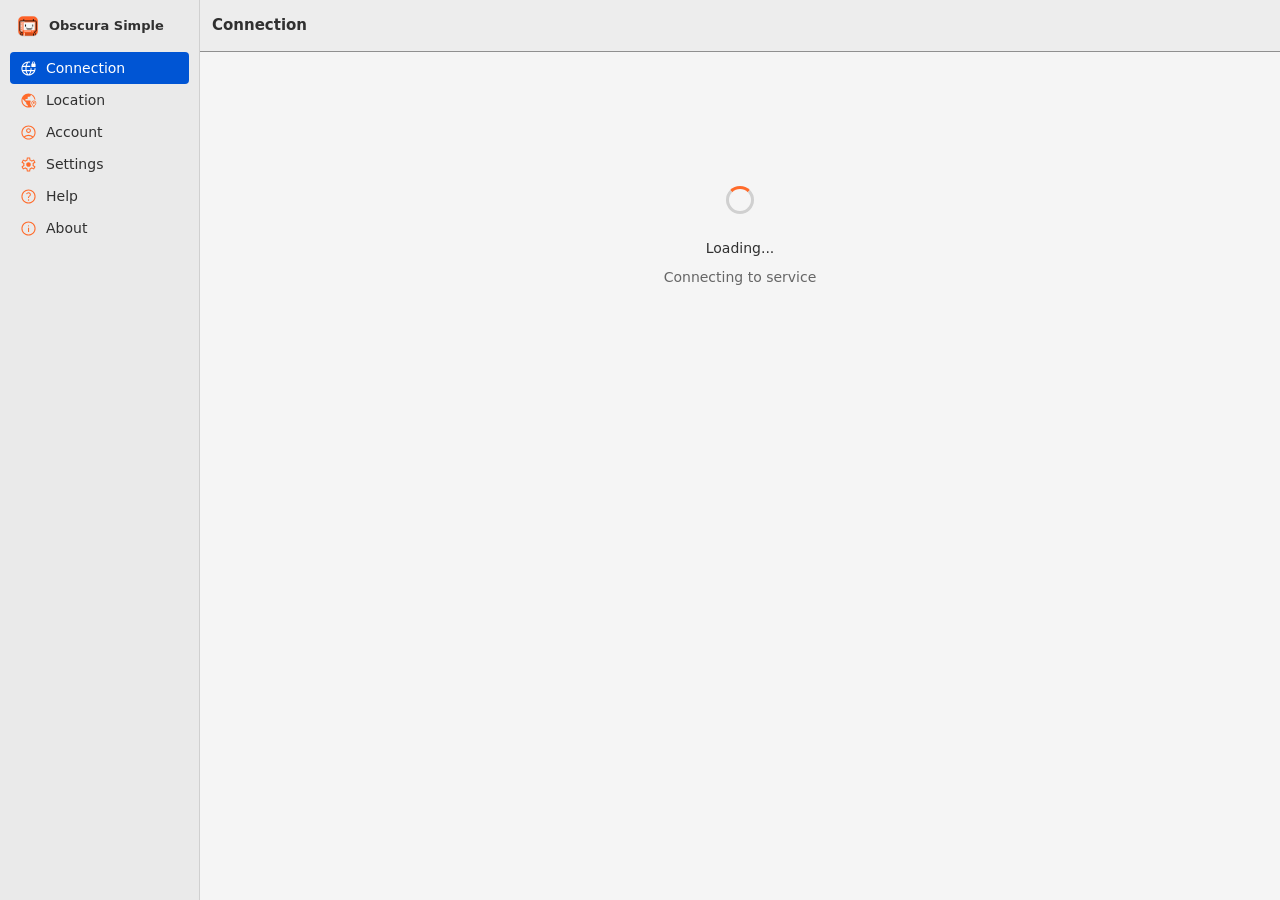
<file: simple-ui/index.html>
<!DOCTYPE html>
<html lang="en">
<head>
<meta charset="UTF-8" />
<meta name="viewport" content="width=device-width, initial-scale=1.0" />
<title>Obscura Simple</title>
<script>if(window.obscuraNativeSidebar) document.documentElement.classList.add("native-shell");</script>
<link rel="stylesheet" href="./style.css" />
</head>
<body>
<div class="pixel-grid" id="pixelGrid" aria-hidden="true"></div>
<div id="app">
  <header class="topbar"><h1 id="pageTitle">Connection</h1></header>
  <nav class="nav" id="nav" aria-label="Main navigation">
    <div class="sidebar-brand"><img src="./assets/app-icon.png" width="24" height="24" alt="" /><span>Obscura Simple</span></div>
    <button data-view="connection" class="nav-btn active"><span class="nav-icon" aria-hidden="true"><svg xmlns="http://www.w3.org/2000/svg" width="16" height="16" viewBox="0 0 960 960" focusable="false">
  <path d="M480,880q-83,0 -156,-31.5t-127,-86q-54,-54.5 -85.5,-128T80,478q0,-83 31.5,-155.5T197,196q54,-54 127,-85t156,-31q26,0 50.5,4t49.5,9l-20,57q-20,-6 -40,-8t-40,-2q-42,35 -62,86t-34,104h196v60L373,390q-3,22 -4.5,44t-1.5,44q0,23 1.5,45.5T373,569h215q3,-23 4.5,-48t1.5,-61h60q0,36 -2,61t-4,48h160q6,-23 9,-47.5t3,-61.5h60q0,94 -31.5,171T763,763.5q-54,55.5 -127,86T480,880ZM152,569h159q-2,-23 -3,-45.5t-1,-45.5q0,-22 1,-44t4,-44L152,390q-6,22 -9,43.5t-3,44.5q0,23 3,45.5t9,45.5ZM395,810q-27,-42 -44.5,-87.5T322,629L172,629q35,66 93.5,111.5T395,810ZM172,330h151q10,-48 27.5,-93t43.5,-86q-73,18 -131,65t-91,114ZM480,822q38,-39 61,-89t36,-104L384,629q12,54 35,103.5t61,89.5ZM566,809q71,-22 129,-68t93,-112L639,629q-11,48 -28.5,93.5T566,809ZM674,400q-14,0 -24,-10t-10,-24v-132q0,-14 10,-24t24,-10h6v-40q0,-33 23.5,-56.5T760,80q33,0 56.5,23.5T840,160v40h6q14,0 24,10t10,24v132q0,14 -10,24t-24,10L674,400ZM720,200h80v-40q0,-17 -11.5,-28.5T760,120q-17,0 -28.5,11T720,158v42Z" fill="#222222" />
</svg></span>Connection</button>
    <button data-view="location" class="nav-btn"><span class="nav-icon" aria-hidden="true"><svg xmlns="http://www.w3.org/2000/svg" width="16" height="16" viewBox="0 0 960 960" focusable="false">
  <path d="M480,880q-83,0 -156,-31.5T197,763q-54,-54 -85.5,-127T80,480q0,-83 31.5,-156T197,197q54,-54 127,-85.5T480,80q157,0 270.5,104.5T878,443q-14,-8 -30,-14t-33,-9q-15,-87 -70,-156T607,161v18q0,35 -24,61t-59,26h-87v87q0,17 -13.5,28T393,392h-83v88h258q15,0 26,11t13,26q-13,23 -20,48.5t-7,51.5q0,60 34,112t66,98q-45,26 -95,39.5T480,880ZM437,819v-82q-35,0 -59,-26t-24,-61v-44L149,401q-5,20 -7,39.5t-2,39.5q0,130 84.5,227T437,819ZM780,880q-4,0 -6.5,-2t-3.5,-5q-13,-38 -34.5,-70.5T689,739q-21,-26 -35,-57t-14,-65q0,-58 41,-99t99,-41q58,0 99,41t41,99q0,34 -14,65t-35,57q-24,31 -46,63.5T790,873q-1,3 -3.5,5t-6.5,2ZM780,797q14,-21 28.5,-41t30.5,-40q17,-22 29,-46.5t12,-52.5q0,-42 -29,-71t-71,-29q-42,0 -71,29t-29,71q0,28 12,52.5t29,46.5q16,20 30.5,40t28.5,41ZM780,667q-21,0 -35.5,-14.5T730,617q0,-21 14.5,-35.5T780,567q21,0 35.5,14.5T830,617q0,21 -14.5,35.5T780,667Z" fill="#222222" />
</svg></span>Location</button>
    <button data-view="account" class="nav-btn"><span class="nav-icon" aria-hidden="true"><svg xmlns="http://www.w3.org/2000/svg" width="16" height="16" viewBox="0 0 960 960" focusable="false">
  <path d="M222,705q63,-44 125,-67.5T480,614q71,0 133.5,23.5T739,705q44,-54 62.5,-109T820,480q0,-145 -97.5,-242.5T480,140q-145,0 -242.5,97.5T140,480q0,61 19,116t63,109ZM479.81,510q-57.81,0 -97.31,-39.69 -39.5,-39.68 -39.5,-97.5 0,-57.81 39.69,-97.31 39.68,-39.5 97.5,-39.5 57.81,0 97.31,39.69 39.5,39.68 39.5,97.5 0,57.81 -39.69,97.31 -39.68,39.5 -97.5,39.5ZM480.47,880Q398,880 325,848.5t-127.5,-86q-54.5,-54.5 -86,-127.27Q80,562.47 80,479.73 80,397 111.5,324.5q31.5,-72.5 86,-127t127.27,-86q72.76,-31.5 155.5,-31.5 82.73,0 155.23,31.5 72.5,31.5 127,86t86,127.03q31.5,72.53 31.5,155T848.5,635q-31.5,73 -86,127.5t-127.03,86Q562.94,880 480.47,880ZM480,820q55,0 107.5,-16T691,748q-51,-36 -104,-55t-107,-19q-54,0 -107,19t-104,55q51,40 103.5,56T480,820ZM480,450q34,0 55.5,-21.5T557,373q0,-34 -21.5,-55.5T480,296q-34,0 -55.5,21.5T403,373q0,34 21.5,55.5T480,450ZM480,373ZM480,747Z" fill="#222222" />
</svg></span>Account</button>
    <button data-view="settings" class="nav-btn"><span class="nav-icon" aria-hidden="true"><svg xmlns="http://www.w3.org/2000/svg" width="16" height="16" viewBox="0 0 960 960" focusable="false">
  <path d="m388,880 l-20,-126q-19,-7 -40,-19t-37,-25l-118,54 -93,-164 108,-79q-2,-9 -2.5,-20.5T185,480q0,-9 0.5,-20.5T188,439L80,360l93,-164 118,54q16,-13 37,-25t40,-18l20,-127h184l20,126q19,7 40.5,18.5T669,250l118,-54 93,164 -108,77q2,10 2.5,21.5t0.5,21.5q0,10 -0.5,21t-2.5,21l108,78 -93,164 -118,-54q-16,13 -36.5,25.5T592,754L572,880L388,880ZM436,820h88l14,-112q33,-8 62.5,-25t53.5,-41l106,46 40,-72 -94,-69q4,-17 6.5,-33.5T715,480q0,-17 -2,-33.5t-7,-33.5l94,-69 -40,-72 -106,46q-23,-26 -52,-43.5T538,252l-14,-112h-88l-14,112q-34,7 -63.5,24T306,318l-106,-46 -40,72 94,69q-4,17 -6.5,33.5T245,480q0,17 2.5,33.5T254,547l-94,69 40,72 106,-46q24,24 53.5,41t62.5,25l14,112ZM480,610q54,0 92,-38t38,-92q0,-54 -38,-92t-92,-38q-54,0 -92,38t-38,92q0,54 38,92t92,38ZM480,480Z" fill="#222222" />
</svg></span>Settings</button>
    <button data-view="help" class="nav-btn"><span class="nav-icon" aria-hidden="true"><svg xmlns="http://www.w3.org/2000/svg" width="16" height="16" viewBox="0 -960 960 960" focusable="false">
  <path d="M511-258q11-11 11-27t-11-27q-11-11-27-11t-27 11q-11 11-11 27t11 27q11 11 27 11t27-11Zm-62-135h59q0-26 6.5-47.5T555-490q31-26 44-51t13-55q0-53-34.5-85T486-713q-49 0-86.5 24.5T345-621l53 20q11-28 33-43.5t52-15.5q34 0 55 18.5t21 47.5q0 22-13 41.5T508-512q-30 26-44.5 51.5T449-393Zm31 313q-82 0-155-31.5t-127.5-86Q143-252 111.5-325T80-480q0-83 31.5-156t86-127Q252-817 325-848.5T480-880q83 0 156 31.5T763-763q54 54 85.5 127T880-480q0 82-31.5 155T763-197.5q-54 54.5-127 86T480-80Zm0-60q142 0 241-99.5T820-480q0-142-99-241t-241-99q-141 0-240.5 99T140-480q0 141 99.5 240.5T480-140Zm0-340Z" fill="#222222" />
</svg></span>Help</button>
    <button data-view="about" class="nav-btn"><span class="nav-icon" aria-hidden="true"><svg xmlns="http://www.w3.org/2000/svg" width="16" height="16" viewBox="0 0 960 960" focusable="false">
  <path d="M453,680h60v-240h-60v240ZM479.98,366q14.02,0 23.52,-9.2T513,334q0,-14.45 -9.48,-24.22 -9.48,-9.78 -23.5,-9.78t-23.52,9.78Q447,319.55 447,334q0,13.6 9.48,22.8 9.48,9.2 23.5,9.2ZM480.27,880q-82.74,0 -155.5,-31.5Q252,817 197.5,762.5t-86,-127.34Q80,562.32 80,479.5t31.5,-155.66Q143,251 197.5,197t127.34,-85.5Q397.68,80 480.5,80t155.66,31.5Q709,143 763,197t85.5,127Q880,397 880,479.73q0,82.74 -31.5,155.5Q817,708 763,762.32q-54,54.31 -127,86Q563,880 480.27,880ZM480.5,820Q622,820 721,720.5t99,-241Q820,338 721.19,239T480,140q-141,0 -240.5,98.81T140,480q0,141 99.5,240.5t241,99.5ZM480,480Z" fill="#222222" />
</svg></span>About</button>
    <div class="sidebar-footer"><span id="appVersion"></span></div>
  </nav>

  <!-- Main -->
  <main class="main">
    <!-- Splash / Loading -->
    <section id="view-splash" class="view">
      <div class="center">
        <div class="loader"></div>
        <p>Loading...</p>
        <p class="muted" id="splashDetail">Connecting to service</p>
      </div>
    </section>

    <!-- Degraded -->
    <section id="view-degraded" class="view hidden">
      <div class="card warning">
        <h3>Service unavailable</h3>
        <p id="degradedMsg">Obscura Simple service is not running.</p>
        <p class="muted small">Obscura Simple uses a separate service and account settings. Only one VPN backend can run at a time. Do not restart this service while the official Obscura service is in use.</p>
        <div class="row gap">
          <button id="btnRestartService" class="btn primary">Restart service</button>
          <button id="btnAddOperator" class="btn">Add permission</button>
        </div>
        <p class="muted small" id="degradedDetail"></p>
        <p class="muted small" id="degradedHint">If initialization does not finish, check the service logs: <code>journalctl -u obscura-simple.service -n 50 --no-pager</code> — common cause is a missing <code>libtss2-tctildr0t64</code> (<code>sudo apt install libtss2-tctildr0t64</code>).</p>
      </div>
    </section>

    <!-- Login -->
    <section id="view-login" class="view hidden">
      <div class="login-layout">
        <div class="login-card card">
          <h2 id="loginTitle">Welcome to Obscura Simple</h2>
          <p class="muted" id="loginSubtitle">Create an account or sign in with your existing number.</p>

          <div id="loginCreateBox">
            <button id="btnCreateAccount" class="btn primary large full">Create account</button>
            <p class="or">— or —</p>
          </div>

          <div class="field">
            <label for="accountInput">Account number</label>
            <input id="accountInput" type="text" placeholder="XXXX - XXXX - XXXX - XXXX - XXXX" autocomplete="off" spellcheck="false" />
            <p class="field-hint small muted" id="accountHint">Enter the 20 digits (with or without dashes)</p>
            <p class="field-error small" id="accountError"></p>
          </div>
          <button id="btnLogin" class="btn primary full">Sign in</button>
          <p class="small muted" id="loginStatus"></p>

          <div id="loginGeneratedBox" class="hidden">
            <div class="generated-number" id="generatedNumber"></div>
            <div class="row gap">
              <button id="btnCopyGenerated" class="btn">Copy</button>
              <a id="payLink" class="btn primary" target="_blank" rel="noopener">Continue to payment</a>
            </div>
            <button id="btnDoneGenerated" class="btn ghost small">I've paid / Continue</button>
            <button id="btnWantExisting" class="btn ghost small muted">I already have an account</button>
          </div>
        </div>
        <p class="small muted center">By creating, you agree to the terms at <a href="https://obscura.com/legal" target="_blank">obscura.com/legal</a></p>
      </div>
    </section>

    <!-- Connection -->
    <section id="view-connection" class="view hidden">
      <div class="connection-main">
        <div class="hero">
          <img src="./assets/not-connected-mascot.svg" id="connectionMascot" class="hero-logo" width="76" height="76" alt="" />
          <h2 id="connTitle">Not connected to Obscura</h2>
           <p class="muted" id="connSubtitle">Connect to enjoy seamless privacy protection</p>
          <div id="connActions">
            <button id="btnQuickConnect" class="btn primary large"><img class="quick-icon" src="./assets/bolt.badge.automatic.fill.svg" alt="" /> Quick Connect</button>
            <button id="btnCancelConnect" class="btn hidden">Cancel</button>
            <button id="btnDisconnect" class="btn danger hidden">Disconnect</button>
          </div>
        </div>
        <div class="connection-choice">
          <p class="or"><span>or connect to</span></p>
          <div class="city-control">
            <details class="city-picker" id="cityPicker">
              <summary id="cityPickerTrigger" aria-label="Choose VPN location"><span id="cityFlag" aria-hidden="true"></span><span id="citySelectionText" class="flex-1">Choose a location</span><span id="lastChosenBadge" class="last-chosen hidden">Last chosen</span><span class="picker-chevron" aria-hidden="true">⌄</span></summary>
              <select id="citySelect" hidden tabindex="-1" aria-hidden="true"></select>
              <div class="city-popover" id="cityPopover">
                <label class="sr-only" for="citySearch">Search countries or cities</label>
                <input id="citySearch" type="search" placeholder="Search countries or cities…" autocomplete="off" />
                <div id="cityOptions" role="group" aria-label="Locations by country"></div>
              </div>
            </details>
            <button id="btnConnectCity" class="btn primary">Connect</button>
            <button id="btnDisconnectCity" class="btn hidden">Disconnect</button>
          </div>
          <p class="small muted" id="cityHint"></p>
        </div>
        <div id="sessionCard" class="session-card" style="display:none"><p class="small muted" id="sessionInfo"></p></div>
      </div>
      <div class="traffic-panel" id="trafficPanel" data-state="disconnected" role="status" aria-live="polite">
        <div class="traffic-endpoint"><svg viewBox="0 0 24 24" aria-hidden="true"><path d="M5 4h14v12H5zM2 20h20M8 16v4m8-4v4"/></svg><span>Your device</span></div>
        <div class="traffic-path"><div class="progress-track" id="progressTrack" aria-hidden="true"><span class="dot"></span><span class="progress-line"></span><span class="dot"></span><span class="progress-line"></span><span class="dot"></span><span class="progress-line"></span><span class="dot"></span></div><span id="trafficMessage">Protection not confirmed</span></div>
        <div class="traffic-endpoint"><svg viewBox="0 0 24 24" aria-hidden="true"><circle cx="12" cy="12" r="9"/><ellipse cx="12" cy="12" rx="4" ry="9"/><path d="M3 12h18M5 6h14M5 18h14"/></svg><span>Internet</span></div>
      </div>
    </section>

    <!-- Location -->
    <section id="view-location" class="view hidden">
      <div class="stack">
        <div class="location-banner" id="locationBanner" data-state="disconnected">
          <span class="status-symbol" aria-hidden="true">!</span><div class="flex-1"><h2 id="locationConnectionTitle">Disconnected</h2><p id="locationConnectionDetail">Protection not confirmed</p></div>
          <button id="btnLocationConnect" class="btn primary">ϟ Quick Connect</button>
        </div>
        <div class="location-search">
          <label id="locationTitle" class="sr-only" for="locationSearch">Choose location</label>
          <input id="locationSearch" type="search" placeholder="Search city or country…" />
          <div class="row gap small muted" id="locationStats"></div>
        </div>
        <div id="locationList" class="stack"></div>
      </div>
    </section>

    <!-- Account -->
    <section id="view-account" class="view hidden">
      <div class="stack account-sections">
        <div class="card account-status" id="accountStatusCard"></div>
        <div class="card account-number-card">
          <div class="row gap"><h2>Account Number</h2><button id="btnToggleAccount" class="btn text small account-tool" aria-label="Show account number" aria-pressed="false"><svg viewBox="0 0 24 24" aria-hidden="true"><path d="M2 12s3-6 10-6 10 6 10 6-3 6-10 6S2 12 2 12Z"/><circle cx="12" cy="12" r="3"/></svg></button><button id="btnCopyAccount" class="btn text small account-tool" aria-label="Copy account number" title="Copy account number"><svg viewBox="0 0 24 24" aria-hidden="true"><path d="M9 5H5v16h14V5h-4"/><rect x="9" y="3" width="6" height="4" rx="1"/></svg></button><button id="btnLogout" class="btn text danger">⇥ Log out</button></div>
          <code id="accountNumberDisplay" class="mono">••••</code>
        </div>
        <div class="card configurations-card"><h2>WireGuard® Configurations</h2><a id="manageTunnelsLink" href="#" target="_blank" rel="noopener" class="btn primary">Manage Configurations ↗</a></div>
        <details class="account-danger"><summary>Account deletion</summary><p class="muted small">Permanently delete this account.</p><button id="btnDeleteAccount" class="btn danger">Delete account</button></details>
      </div>
    </section>

    <!-- Settings -->
    <section id="view-settings" class="view hidden">
      <div class="stack">
        <div class="card">
          <h3>General</h3>
          <label class="switch"><input type="checkbox" id="toggleLoginItem" /> <span>Launch Obscura Simple at login</span></label>
          <label class="switch"><input type="checkbox" id="toggleAutoConnect" /> <span>Automatically connect at launch</span></label>
          <p class="setting-description muted">Connect to the last chosen location when Obscura Simple starts. If you last used Quick Connect, Obscura will choose a location automatically.</p>
        </div>
        <div class="card" id="killSwitchSettings">
          <h3>Network</h3>
          <label class="switch">
            <input type="checkbox" id="toggleKillSwitch" />
            <span>Kill switch</span>
          </label>
          <p class="small muted setting-description">When enabled, blocks internet traffic outside VPN tunnels, including during startup and while disconnected. Local network access follows your settings.</p>
          <p class="small muted" id="killSwitchStatus" role="status" aria-live="polite"></p>
          <label class="switch"><input type="checkbox" id="toggleLocalNetwork" /><span>Allow local network access</span></label>
          <button id="btnRotateKey" class="btn primary">Rotate WireGuard® key</button>
        </div>
        <div class="card">
          <h3>Appearance</h3>
          <div class="row gap">
            <button data-scheme="auto" class="btn small scheme-btn">Auto</button>
            <button data-scheme="light" class="btn small scheme-btn">Light</button>
            <button data-scheme="dark" class="btn small scheme-btn">Dark</button>
          </div>
          <div class="field">
            <label for="pixelMotionMode">Connection background animation</label>
            <select id="pixelMotionMode"><option value="system">Follow system preference</option><option value="animate">Animate bottom to top</option><option value="static">No animation</option></select>
            <p class="small muted" id="pixelMotionHint"></p>
          </div>
        </div>
        <div class="card">
          <h3>DNS</h3>
          <div class="row gap">
            <label class="radio"><input type="radio" name="dnsMode" value="obscura" checked /> Obscura</label>
            <label class="radio"><input type="radio" name="dnsMode" value="system" /> System</label>
          </div>
          <div class="grid2" id="dnsBlockGrid">
            <label class="switch"><input type="checkbox" data-dns="ad" /> Ads</label>
            <label class="switch"><input type="checkbox" data-dns="tracker" /> Trackers</label>
            <label class="switch"><input type="checkbox" data-dns="malware" /> Malware</label>
            <label class="switch"><input type="checkbox" data-dns="adult" /> Adult</label>
            <label class="switch"><input type="checkbox" data-dns="gambling" /> Gambling</label>
            <label class="switch"><input type="checkbox" data-dns="socialMedia" /> Social media</label>
          </div>
        </div>
      </div>
    </section>

    <!-- Help -->
    <section id="view-help" class="view hidden">
      <div class="stack">
        <div class="card">
          <img class="help-mascot" src="./assets/thinking-mascot.svg" width="100" height="138" alt="" />
          <h2>Having trouble?</h2>
          <p>For this unofficial client, <a href="https://github.com/gnustella-lab/obscura-simple/issues" target="_blank" rel="noopener">report an Obscura Simple issue</a>. Do not include account numbers or credentials.</p>
          <p>For VPN service, account, or billing help, contact <a href="mailto:support@obscura.net">support@obscura.net</a>.</p>
          <details class="feedback-details"><summary>Include a description of the problem</summary><div class="field">
            <label for="feedbackInput">Describe the problem (for debug bundle)</label>
            <textarea id="feedbackInput" rows="3" placeholder="What happened?"></textarea>
          </div>
          </details><button id="btnDebugBundle" class="btn primary">Create Debugging Archive</button>
          <p class="small muted" id="debugPath"></p>
          <button id="btnRevealDebug" class="btn small hidden">Show file</button>
          <h3 class="social-heading">Socials</h3><p class="muted">Follow the Obscura VPN service via</p>
          <div class="social-links"><a class="discord-link" href="https://discord.gg/xsP2Fp7s6r" target="_blank" rel="noopener" aria-label="Obscura on Discord" title="Discord"><svg viewBox="0 0 28 22" aria-hidden="true"><path d="M23.5 2A23 23 0 0 0 18 .3l-.7 1.4a21 21 0 0 0-6.6 0L10 .3A23 23 0 0 0 4.5 2C1 7 .1 12 .5 17a23 23 0 0 0 6.8 3.5l1.4-2.3-2.1-1a17 17 0 0 0 14.8 0l-2.1 1 1.4 2.3a23 23 0 0 0 6.8-3.5c.5-6-1-11-4-15ZM9.5 14c-1.3 0-2.3-1.3-2.3-2.9s1-2.9 2.3-2.9 2.3 1.3 2.3 2.9-1 2.9-2.3 2.9Zm9 0c-1.3 0-2.3-1.3-2.3-2.9s1-2.9 2.3-2.9 2.3 1.3 2.3 2.9-1 2.9-2.3 2.9Z"/></svg></a><a class="matrix-link" href="https://matrix.to/#/!CznDYbvmUUGxsJaWuW:matrix.social.obscuravpn.io?via=matrix.social.obscuravpn.io&amp;via=matrix.org" target="_blank" rel="noopener" aria-label="Obscura on Matrix" title="Matrix">[m]</a><a href="https://x.com/obscuravpn" target="_blank" rel="noopener" aria-label="Obscura on X" title="X">𝕏</a></div>
        </div>
      </div>
    </section>

    <!-- About -->
    <section id="view-about" class="view hidden">
      <div class="stack">
        <div class="card center">
          <div><img src="./assets/app-icon.png" class="about-logo" width="96" height="96" alt="" /></div>
          <h2 class="wordmark" aria-label="Obscura"><svg xmlns="http://www.w3.org/2000/svg" width="127" height="27" viewBox="0 0 127 27" fill="black" aria-hidden="true" focusable="false">
<path fill-rule="evenodd" clip-rule="evenodd" d="M109.827 13.6818V8.66624L126.108 8.68357V27.0006H109.899V15.8486H120.936V13.6818H109.827ZM120.936 19.7778H115.071V22.0602H120.936V19.7778Z" />
<path d="M100.336 26.9718H95.0489V8.68357H107.126V13.6818H100.336V26.9718Z" />
<path d="M91.8708 27.0006H75.6625V8.68357H80.8341V22.0602H86.6992V8.68357H91.8708V27.0006Z" />
<path d="M72.9756 26.9718H59.5698V8.68357H72.9756V13.6818H64.7414V22.0602H72.9756V26.9718Z" />
<path d="M56.3628 27.0006H41.9747V22.0602H51.1045V19.72H41.9747V8.71246H56.3628V13.6818H47.233V15.9064H56.3628V27.0006Z" />
<path fill-rule="evenodd" clip-rule="evenodd" d="M39.0855 27.0006H21.6927V0.333984H26.951V8.71246H39.0855V27.0006ZM26.951 13.6818V22.0602H33.9139V13.6818H26.951Z" />
<path fill-rule="evenodd" clip-rule="evenodd" d="M0.890625 27.0006V8.71246H18.2835V27.0006H0.890625ZM6.14893 13.6818V22.0602H13.1118V13.6818H6.14893Z" />
</svg></h2>
          <p>Obscura Simple, an unofficial community client for Obscura VPN. Independently maintained, not the official Obscura app.</p>
          <p class="muted" id="aboutVersion">v1.177-17</p>
          <a href="https://github.com/gnustella-lab/obscura-simple/releases/latest" target="_blank" rel="noopener" class="btn primary">Check for updates ↗</a>
          <p class="about-copyright muted">© Sovereign Engineering Inc. All rights reserved.</p>
          <div class="row center gap">
            <a href="https://obscura.com" target="_blank" class="text-link">Visit obscura.com</a>
            <button id="btnLicenses" class="btn text small">Open Source Licenses</button><a href="https://obscura.com/legal" target="_blank" rel="noopener">Terms of Service and Privacy Policy</a>
          </div>
          <p class="small muted">WireGuard® is a registered trademark of Jason A. Donenfeld.</p>
        </div>
        <div class="card" id="licensesCard" style="display:none">
          <h3>Licenses</h3>
          <p class="muted">Source and dependency information for this build.</p><p><a href="https://github.com/gnustella-lab/obscura-simple/blob/main/LICENSE.md" target="_blank" rel="noopener">Application license ↗</a></p><p><a href="https://github.com/gnustella-lab/obscura-simple/blob/main/rustlib/Cargo.toml" target="_blank" rel="noopener">Rust dependencies ↗</a></p><p><a href="https://github.com/gnustella-lab/obscura-simple/blob/main/obscura-ui/package.json" target="_blank" rel="noopener">UI dependencies ↗</a></p>
        </div>
      </div>
    </section>

    <!-- Developer -->
    <section id="view-developer" class="view hidden">
      <div class="stack">
        <div class="card">
          <h3>Developer</h3>
          <pre id="devOsStatus" class="mono small" style="max-height:240px;overflow:auto"></pre>
          <pre id="devAppStatus" class="mono small" style="max-height:240px;overflow:auto"></pre>
          <div class="row gap">
            <button id="btnResetDefaults" class="btn small danger">Reset</button>
            <button id="btnRestartApp" class="btn small">Restart app</button>
          </div>
        </div>
      </div>
    </section>
  </main>
</div>

<div id="toast" class="toast hidden"></div>
<script type="module" src="./app.js"></script>
</body>
</html>
</file>
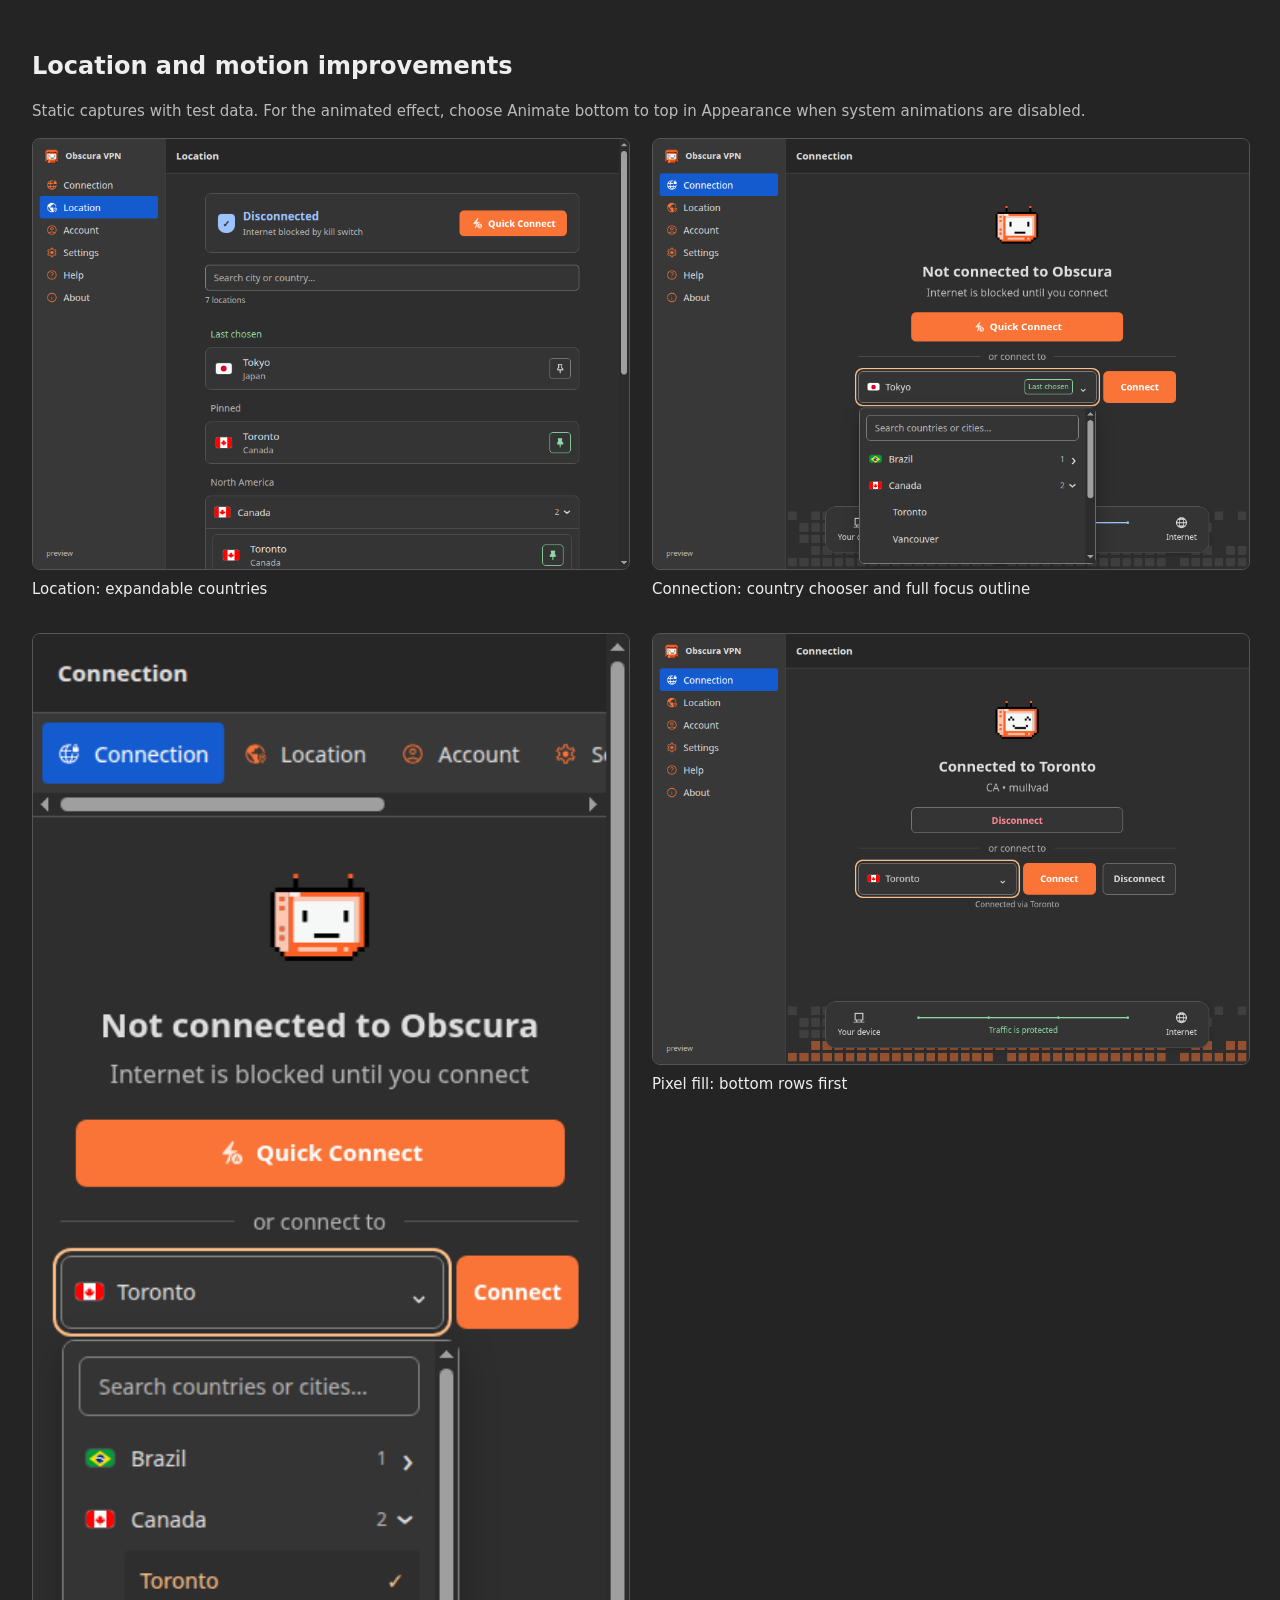
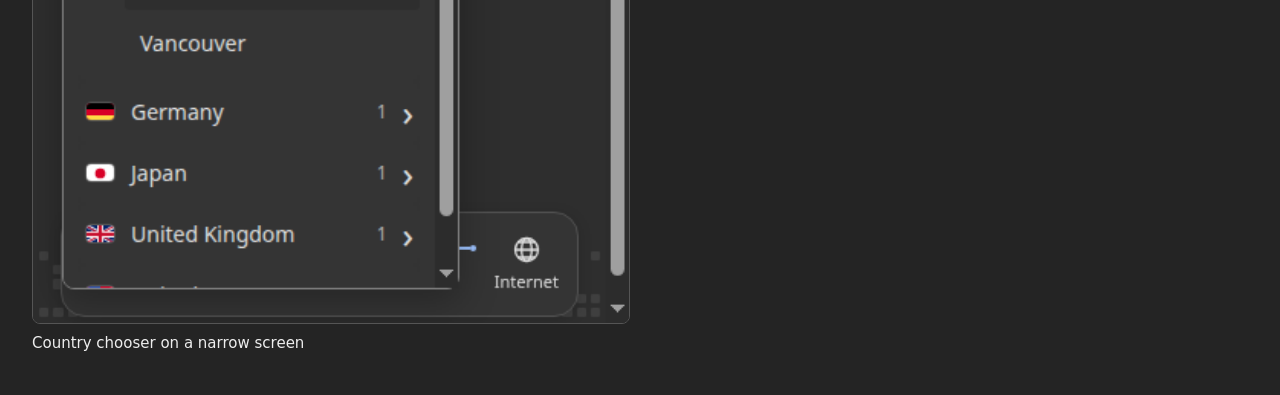
<file: previews/location-improvements/index.html>
<!doctype html><html lang="en"><meta charset="utf-8"><meta name="viewport" content="width=device-width,initial-scale=1"><title>Obscura location and motion previews</title><style>body{margin:0;padding:32px;background:#242424;color:#eee;font:15px/1.5 system-ui}h1{font-size:24px}p{color:#bbb}.grid{display:grid;grid-template-columns:repeat(auto-fit,minmax(min(100%,420px),1fr));gap:24px}figure{margin:0}img{display:block;width:100%;border:1px solid #555;border-radius:8px}figcaption{margin:8px 0}a{color:#ffc18a}</style><h1>Location and motion improvements</h1><p>Static captures with test data. For the animated effect, choose Animate bottom to top in Appearance when system animations are disabled.</p><div class="grid"><figure><a href="location-countries.png"><img src="location-countries.png" alt="Location: expandable countries"></a><figcaption>Location: expandable countries</figcaption></figure><figure><a href="connection-countries.png"><img src="connection-countries.png" alt="Connection: country chooser and full focus outline"></a><figcaption>Connection: country chooser and full focus outline</figcaption></figure><figure><a href="connection-mobile.png"><img src="connection-mobile.png" alt="Country chooser on a narrow screen"></a><figcaption>Country chooser on a narrow screen</figcaption></figure><figure><a href="pixels-rising.png"><img src="pixels-rising.png" alt="Pixel fill: bottom rows first"></a><figcaption>Pixel fill: bottom rows first</figcaption></figure></div></html>
</file>
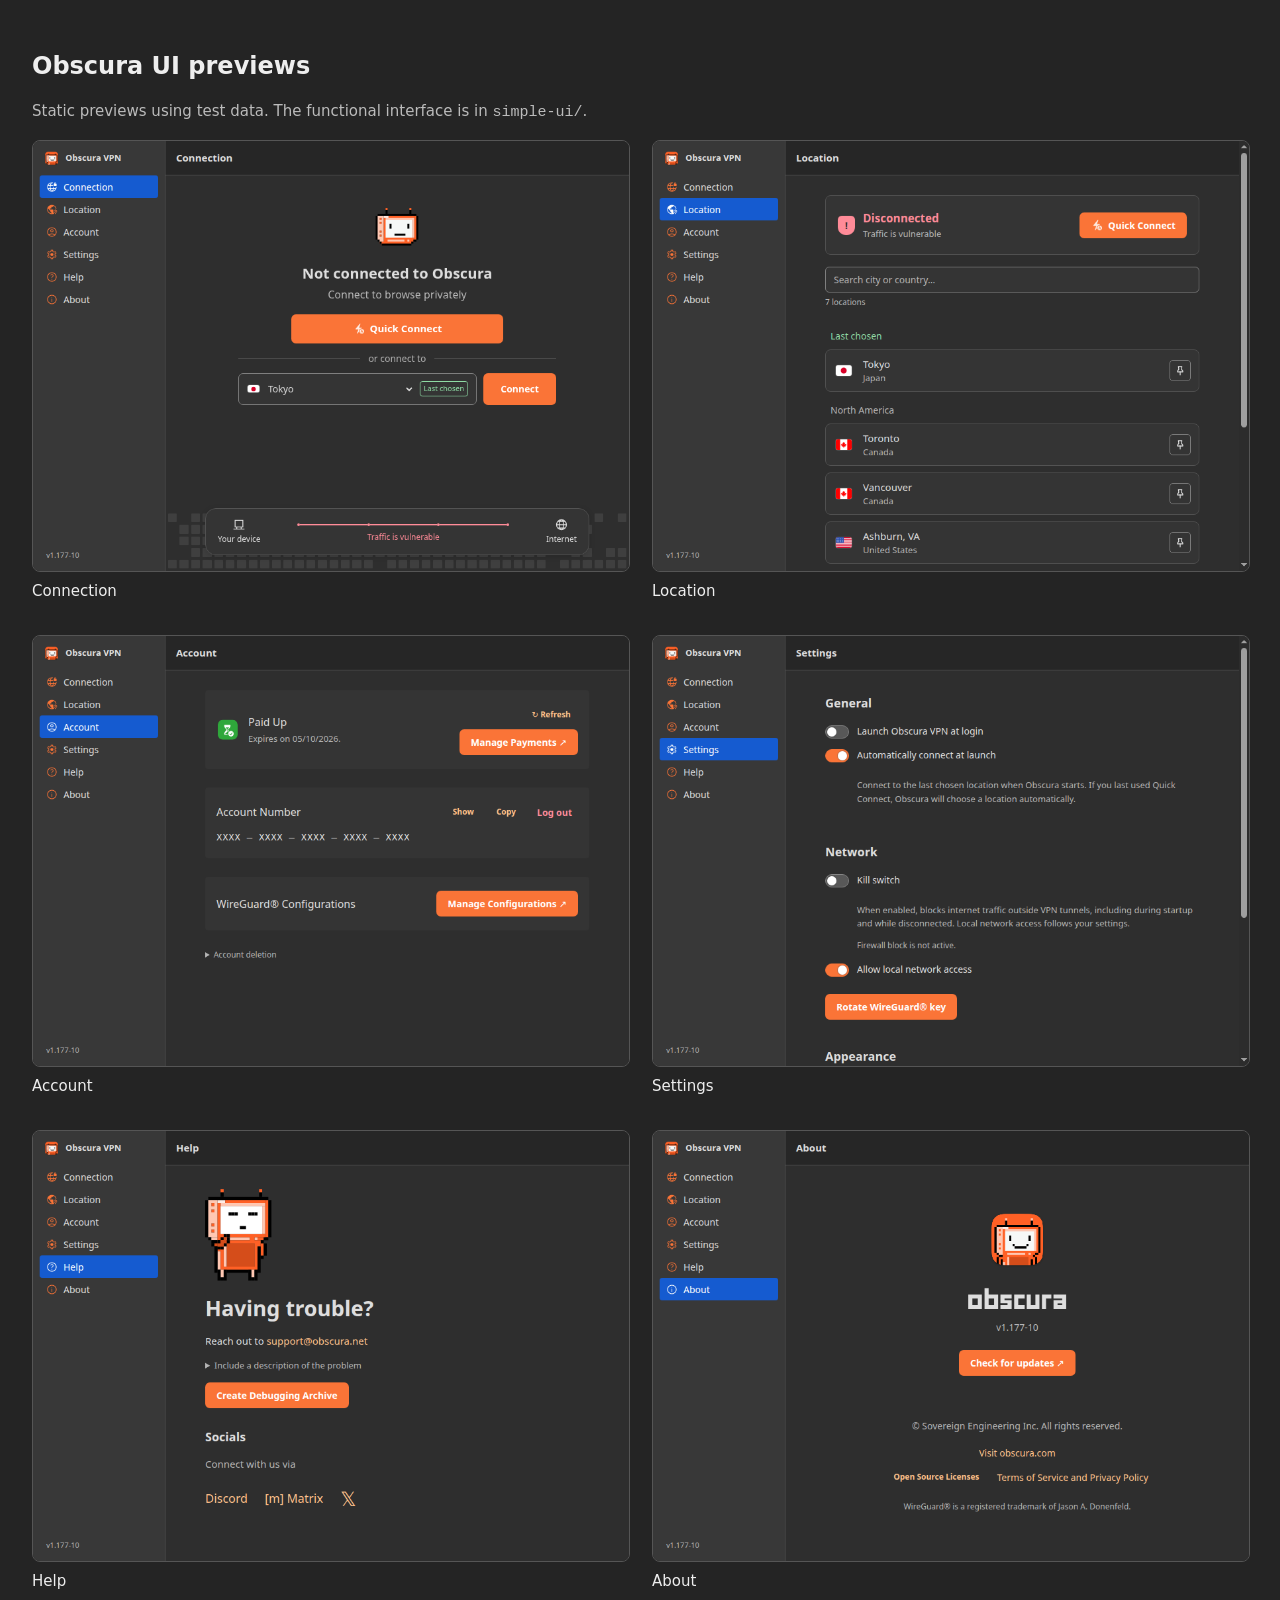
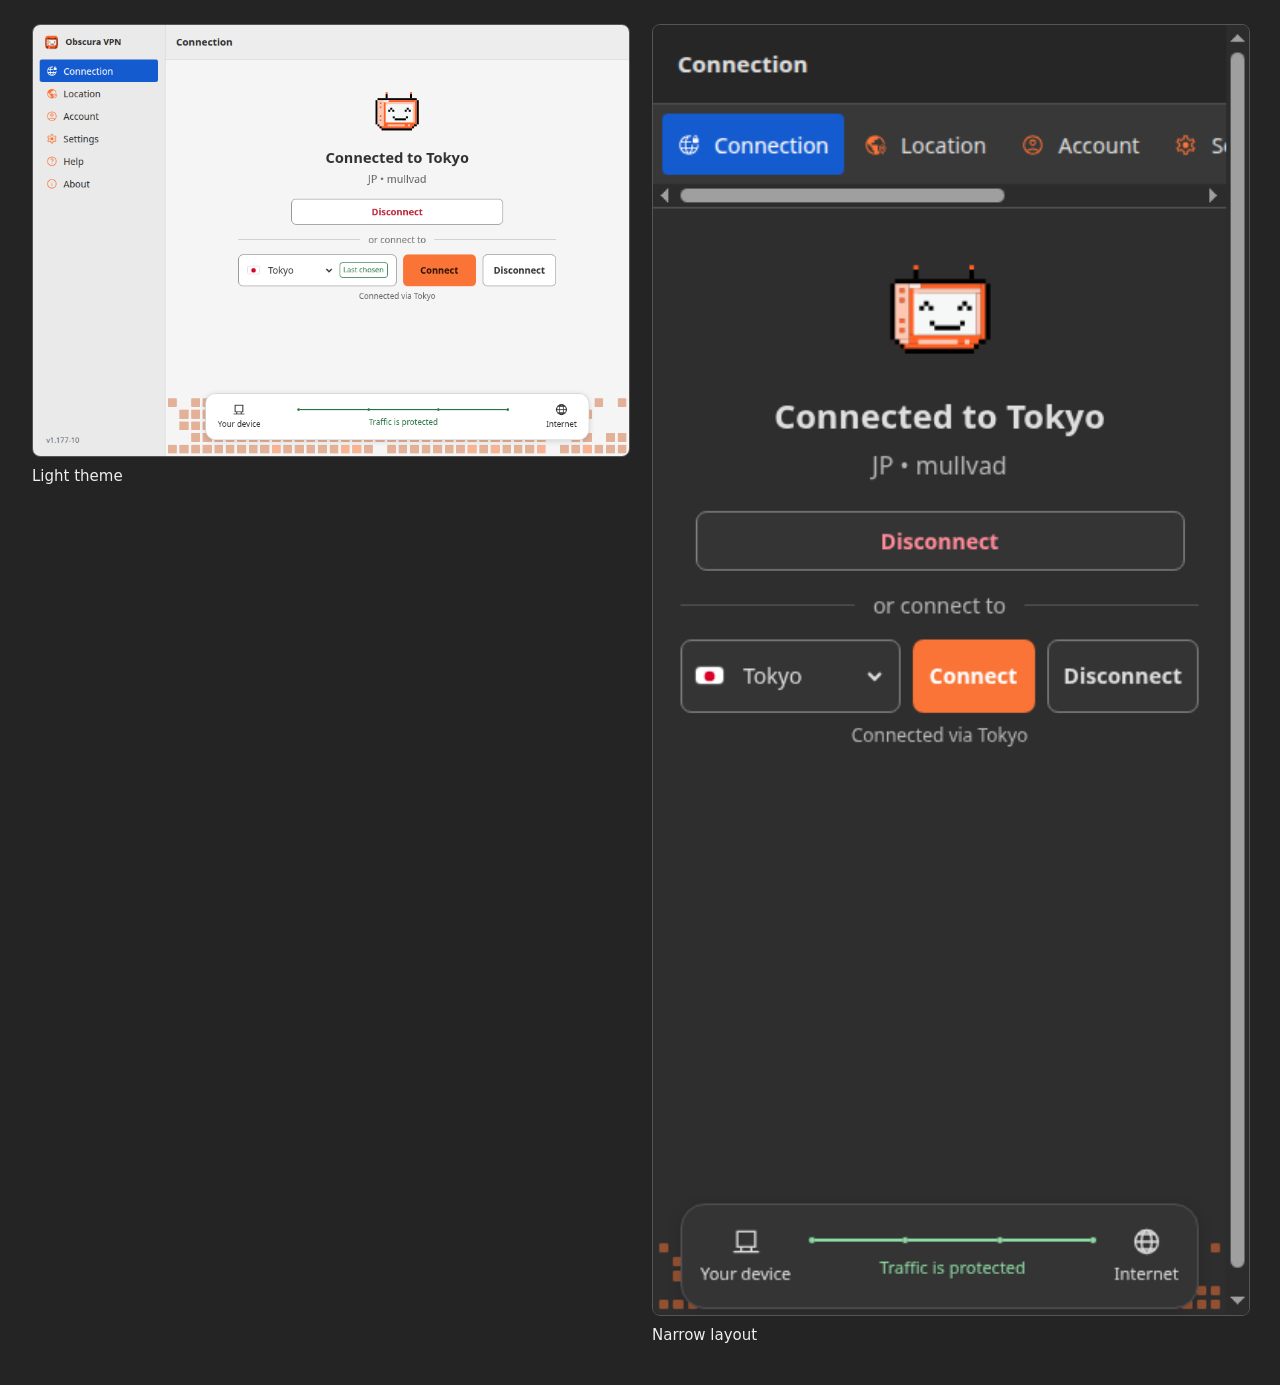
<file: previews/official-ui/index.html>
<!doctype html><html lang="en"><meta charset="utf-8"><meta name="viewport" content="width=device-width,initial-scale=1"><title>Obscura — UI previews</title><style>body{margin:0;padding:32px;background:#242424;color:#eee;font:15px/1.5 system-ui}h1{font-size:24px}p{color:#bbb}.grid{display:grid;grid-template-columns:repeat(auto-fit,minmax(min(100%,420px),1fr));gap:24px}figure{margin:0}img{display:block;width:100%;height:auto;border:1px solid #555;border-radius:8px}figcaption{margin:8px 0}a{color:#ffc18a}</style><h1>Obscura UI previews</h1><p>Static previews using test data. The functional interface is in <code>simple-ui/</code>.</p><div class="grid"><figure><a href="connection.png"><img src="connection.png" alt="Connection screen" loading="lazy"></a><figcaption>Connection</figcaption></figure><figure><a href="location.png"><img src="location.png" alt="Location screen" loading="lazy"></a><figcaption>Location</figcaption></figure><figure><a href="account.png"><img src="account.png" alt="Account screen" loading="lazy"></a><figcaption>Account</figcaption></figure><figure><a href="settings.png"><img src="settings.png" alt="Settings screen" loading="lazy"></a><figcaption>Settings</figcaption></figure><figure><a href="help.png"><img src="help.png" alt="Help screen" loading="lazy"></a><figcaption>Help</figcaption></figure><figure><a href="about.png"><img src="about.png" alt="About screen" loading="lazy"></a><figcaption>About</figcaption></figure><figure><a href="connection-light.png"><img src="connection-light.png" alt="Light theme screen" loading="lazy"></a><figcaption>Light theme</figcaption></figure><figure><a href="connection-mobile.png"><img src="connection-mobile.png" alt="Narrow layout screen" loading="lazy"></a><figcaption>Narrow layout</figcaption></figure></div></html>
</file>
<file: simple-ui/style.css>
:root{
  color-scheme:light dark;
  --bg:#f5f5f5;--sidebar:#eaeaea;--header:#ededed;--card:#fff;
  --text:#303030;--muted:#666;--border:#d0d0d0;--control-border:#858585;
  --primary:#ff6b2b;--primary-hover:#ff8147;--primary-text:#fff;--link:#a43d13;
  --quick-icon-filter:brightness(0) invert(1);
  --selected:#0055d4;--success:#267440;--danger:#b62638;--protected:#235cb0;
  --pixel:#b7b7b7;--switch:#999;--radius:8px;--speed:.15s;
  --sidebar-width:200px;--font-sans:system-ui,-apple-system,"Segoe UI",sans-serif;
}
@media(prefers-color-scheme:dark){
  :root:not([data-theme="light"]){
    --bg:#2e2e2e;--sidebar:#383838;--header:#262626;--card:#343434;
    --text:#d2d2d2;--muted:#a3a3a3;--border:#4c4c4c;--control-border:#606060;
    --primary-text:#fff;--quick-icon-filter:brightness(0) invert(1);
    --link:#f4b66c;--success:#50b76a;--danger:#f04d61;--protected:#9dc3ff;
    --pixel:#505050;--switch:#585858;
  }
}
:root[data-theme="dark"]{
  color-scheme:dark;--bg:#2e2e2e;--sidebar:#383838;--header:#262626;--card:#343434;
  --text:#d2d2d2;--muted:#a3a3a3;--border:#4c4c4c;--control-border:#606060;
  --primary-text:#fff;--quick-icon-filter:brightness(0) invert(1);
  --link:#f4b66c;--success:#50b76a;--danger:#f04d61;--protected:#9dc3ff;
  --pixel:#505050;--switch:#585858;
}
:root[data-theme="light"]{color-scheme:light}
*,*::before,*::after{box-sizing:border-box}
html,body{margin:0;padding:0;min-height:100%;-webkit-text-size-adjust:100%}
body{min-height:100vh;isolation:isolate;background:var(--bg);color:var(--text);font:14px/1.5 var(--font-sans)}
button,input,select,textarea{font:inherit;color:inherit}
button,a,input,select,textarea,summary{-webkit-tap-highlight-color:transparent}
button{cursor:pointer}button:disabled{cursor:default;opacity:.5}
a{color:var(--link);text-decoration:none}a:hover{text-decoration:underline}
h1,h2,h3,h4,p{margin:0}h1{font-size:15px;font-weight:600}h2{font-size:18px;font-weight:600}h3{font-size:18px;font-weight:600}h4{font-size:14px;font-weight:500}
p+p{margin-top:8px}code,pre,.mono{font-family:ui-monospace,SFMono-Regular,Consolas,monospace}
.hidden{display:none!important}.muted{color:var(--muted)}.small{font-size:12px}.center{text-align:center}.flex-1{flex:1;min-width:0}
.row{display:flex;align-items:center}.row.center{justify-content:center}.gap{gap:12px}.stack{display:flex;flex-direction:column;gap:24px}
.full{width:100%}.grid2{display:grid;grid-template-columns:repeat(2,minmax(0,1fr));gap:8px 24px}
.sr-only{position:absolute;width:1px;height:1px;padding:0;margin:-1px;overflow:hidden;clip:rect(0,0,0,0);white-space:nowrap;border:0}
:focus-visible{outline:2px solid var(--link);outline-offset:3px}
#app{position:relative;z-index:1;min-height:100vh}
.nav{position:fixed;inset:0 auto 0 0;width:var(--sidebar-width);display:flex;flex-direction:column;padding:10px 10px 16px;background:var(--sidebar);border-right:1px solid var(--border);z-index:20}
.sidebar-brand{height:42px;display:flex;align-items:center;gap:9px;padding:0 6px 10px;font-size:13px;font-weight:600}
.nav-btn{display:flex;align-items:center;gap:9px;min-height:32px;padding:5px 10px;border:0;border-radius:4px;background:transparent;text-align:left;font-weight:500}
.nav-btn.active{background:var(--selected);color:#fff}.nav-icon{width:17px;height:17px;flex:none;color:var(--primary)}
.nav-icon svg{display:block;width:100%;height:100%;fill:currentColor}.nav-icon path{fill:currentColor}.nav-btn.active .nav-icon{color:#fff}.sidebar-footer{margin-top:auto;padding:16px 10px 0;font-size:11px;color:var(--muted)}
.topbar{position:sticky;top:0;z-index:10;height:52px;margin-left:var(--sidebar-width);padding:0 12px;display:flex;align-items:center;background:var(--header);border-bottom:1px solid #0006;box-shadow:0 1px 0 #ffffff06}
.main{position:relative;margin-left:var(--sidebar-width);padding:30px 60px 24px}
.view{max-width:700px;margin:0 auto}.card{padding:18px 16px;border:1px solid var(--border);border-radius:var(--radius);background:var(--card)}
.card>h3{margin-bottom:16px}.card>p{margin-top:10px}.card.warning{border-color:var(--link)}
.native-shell{--sidebar-width:0px}.native-shell .nav{display:none!important}
body.no-navigation{--sidebar-width:0px}.no-navigation .nav{display:none}
.btn{display:inline-flex;align-items:center;justify-content:center;gap:8px;min-height:38px;padding:8px 16px;border:1px solid var(--control-border);border-radius:7px;background:var(--card);font-weight:550;text-decoration:none;white-space:nowrap}
.btn.primary{background:linear-gradient(#ffffff0d,#ffffff00),var(--primary);color:var(--primary-text);border-color:#ffffff12;box-shadow:inset 0 1px 0 #ffffff14}.btn.primary:hover{text-decoration:none;background:var(--primary-hover)}
.btn.danger{color:var(--danger)}.btn.text,.btn.ghost{background:transparent;border-color:transparent;color:var(--link);padding:4px 8px;min-height:32px}.btn.text.danger{color:var(--danger)}
.btn.small{font-size:12px;min-height:32px;padding:5px 10px}.btn.large{min-height:44px;font-size:15px}
.icon-btn{display:inline-flex;align-items:center;justify-content:center;width:32px;height:32px;border:1px solid var(--control-border);border-radius:5px;background:transparent;padding:5px;color:var(--text)}
input:not([type="checkbox"]):not([type="radio"]),select,textarea{width:100%;min-width:0;min-height:38px;padding:8px 12px;border:1px solid var(--control-border);border-radius:6px;background:var(--card)}
textarea{resize:vertical}::placeholder{color:var(--muted);opacity:1}.field{margin:14px 0}.field>label{display:block;margin-bottom:6px}.field-hint,.field-error{margin-top:6px}.field-error{color:var(--danger)}
.switch{display:flex;align-items:flex-start;gap:12px;min-height:36px;cursor:pointer;font-size:14px}
.switch input{appearance:none;-webkit-appearance:none;flex:none;width:36px;height:20px;margin:2px 0 0;background:var(--switch);border:1px solid var(--control-border);border-radius:12px;position:relative;cursor:pointer;transition:background-color var(--speed) ease}
.switch input::after{content:"";position:absolute;top:2px;left:2px;width:14px;height:14px;border-radius:50%;background:#fff;box-shadow:0 0 0 1px #5555;transition:transform var(--speed) ease}
.switch input:checked{background:var(--primary);border-color:var(--primary)}.switch input:checked::after{transform:translateX(16px)}
.radio{display:flex;align-items:center;gap:8px}.radio input{accent-color:var(--primary)}
#view-connection{display:flex;flex-direction:column;justify-content:space-between;min-height:calc(100svh - 106px);max-width:760px}
.connection-main{width:min(100%,460px);margin:18px auto 0}.hero{text-align:center}.hero-logo{display:block;object-fit:contain;image-rendering:pixelated;margin:0 auto 12px}
.hero h2{font-size:26px;font-weight:600;line-height:1.25;margin:0 0 6px}.hero>p{font-size:16px}
#connActions{margin:18px auto 0;max-width:320px}#connActions .btn{width:100%}.quick-icon{width:18px;height:18px;object-fit:contain;filter:var(--quick-icon-filter,none)}
.or{display:flex;align-items:center;gap:12px;text-align:center;color:var(--muted);margin:12px 0}.or::before,.or::after{content:"";height:1px;background:var(--border);flex:1}
.city-control{display:flex;gap:10px}.city-picker{position:relative;min-width:0;flex:1;border:1px solid var(--control-border);border-radius:7px;background:var(--card)}
.city-picker:not([open])>.city-popover,.country-group:not([open])>.country-cities{display:none}
.city-picker[open]{z-index:30}.city-picker:focus-within{outline:2px solid var(--link);outline-offset:3px}
.city-picker>summary{display:flex;align-items:center;gap:8px;min-height:46px;padding:0 12px;cursor:pointer;list-style:none}
.city-picker>summary:focus-visible{outline:none}.city-picker>summary::-webkit-details-marker,.country-group>summary::-webkit-details-marker{display:none}
#citySelectionText{overflow:hidden;text-overflow:ellipsis;white-space:nowrap}.picker-chevron{font-size:18px;line-height:1}
.city-popover{position:absolute;top:calc(100% + 8px);left:0;width:max(100%,260px);max-width:calc(100vw - 36px);max-height:var(--picker-height,360px);overflow:auto;padding:10px;border:1px solid var(--control-border);border-radius:8px;background:var(--card);box-shadow:0 8px 24px #0004}
.opens-above .city-popover{top:auto;bottom:calc(100% + 8px)}#citySearch{margin-bottom:8px}.picker-empty{padding:12px}
.country-group{border:1px solid var(--border);border-radius:8px;background:var(--card)}
.country-group>summary{display:flex;align-items:center;gap:10px;min-height:48px;padding:10px 12px;cursor:pointer;list-style:none}
.country-group>summary:focus-visible{outline-offset:-3px;border-radius:7px}.country-count{font-size:12px;color:var(--muted)}.country-chevron{font-size:24px;line-height:1;transition:transform var(--speed) ease}.country-group[open]>summary .country-chevron{transform:rotate(90deg)}
.country-cities{display:flex;flex-direction:column;gap:6px;padding:8px 10px 10px;border-top:1px solid var(--border)}
#cityOptions .country-group{border:0;border-radius:4px}#cityOptions .country-group>summary{padding:8px 4px;min-height:40px}#cityOptions .country-cities{border:0;padding:0 0 6px 30px;gap:2px}
.picker-city{display:flex;align-items:center;justify-content:space-between;gap:8px;width:100%;padding:9px 10px;min-height:38px;border:0;border-radius:4px;background:transparent;text-align:left}.picker-city[aria-current]{color:var(--link);background:var(--bg)}
@media(hover:hover){.country-group>summary:hover,.picker-city:hover{background:var(--bg)}}
.city-picker select{display:none}.city-picker .flag-img{width:20px;display:block}.city-picker .flag-badge{font-size:11px}
.last-chosen{font-size:11px;color:var(--success);border:1px solid currentColor;border-radius:4px;padding:2px 5px;white-space:nowrap}.city-control>.btn{min-width:110px}
#btnConnectCity{min-width:130px}
.city-picker>summary{min-height:48px;font-size:16px}
.last-chosen{font-size:12px;color:var(--success)}
#cityHint{text-align:center;min-height:18px;margin-top:6px}.session-card{text-align:center;margin-top:10px}
.traffic-panel{display:flex;align-items:center;justify-content:space-between;gap:22px;padding:14px 18px;margin:32px 0 0;border:1px solid var(--border);border-radius:16px;background:var(--card);box-shadow:0 2px 8px #0002;--traffic-color:var(--muted)}
.traffic-panel[data-state="disconnected"]{--traffic-color:var(--danger)}.traffic-panel[data-state="connected"]{--traffic-color:var(--success)}.traffic-panel[data-state="blocked"]{--traffic-color:var(--protected)}
.traffic-endpoint{display:flex;align-items:center;flex-direction:column;gap:3px;font-size:12px;white-space:nowrap}.traffic-endpoint svg{width:20px;height:20px;fill:none;stroke:currentColor;stroke-width:1.6}
.traffic-path{flex:1;max-width:232px;text-align:center;color:var(--traffic-color);font-size:12px}.progress-track{display:flex;align-items:center;margin:4px 0 8px}.progress-line{height:2px;background:var(--traffic-color);flex:1}.dot{height:2px;width:2px;background:var(--traffic-color)}
.location-banner{display:flex;align-items:center;gap:12px;min-height:90px;padding:18px;border:1px solid var(--border);border-radius:8px;background:var(--card)}
.location-banner h2{font-size:17px;color:var(--danger)}.location-banner p{font-size:13px;color:var(--muted);margin-top:2px}.status-symbol{display:flex;align-items:center;justify-content:center;width:26px;height:29px;background:var(--danger);color:var(--bg);font-weight:800;border-radius:6px 6px 12px 12px}
.location-banner[data-state="connected"] h2{color:var(--success)}.location-banner[data-state="connected"] .status-symbol{background:var(--success)}.location-banner[data-state="blocked"] h2{color:var(--protected)}.location-banner[data-state="blocked"] .status-symbol{background:var(--protected)}
.location-search input{background:transparent}.location-search #locationStats{margin-top:6px}.location-search{margin-top:-6px}#locationList{gap:10px}#locationList h4{margin:7px 8px 0}#locationList h4.last-heading{color:var(--success)}
.location-search{display:flex;align-items:center;gap:12px}.location-search input{flex:1}.location-search #locationStats{margin:0;white-space:nowrap}
.location-banner>.btn{min-width:190px}
.exit-card{display:flex;align-items:center;border:1px solid var(--border);border-radius:8px;background:var(--card);min-height:64px;padding:0 12px}
.exit-connect{display:flex;align-items:center;gap:16px;flex:1;min-width:0;align-self:stretch;border:0;background:transparent;text-align:left;padding:10px 2px;color:var(--text)}
.exit-name{display:block;font-size:16px}.exit-country{display:block;font-size:14px;color:var(--muted)}.flag{display:inline-flex;align-items:center;flex-shrink:0}.flag-img{width:28px;height:auto;aspect-ratio:3/2;object-fit:cover;border-radius:1px;display:block}.flag-badge{display:inline-flex;align-items:center;justify-content:center;min-width:26px;height:20px;padding:0 4px;border-radius:4px;border:1px solid var(--border);background:var(--bg);color:var(--muted);font-size:10px;font-weight:700;letter-spacing:.5px}
.exit-card.connected{border-color:var(--success)}.pin-btn[aria-pressed="true"]{color:var(--success);border-color:var(--success)}
.account-sections{gap:28px}.account-sections .card{border-color:transparent;border-radius:4px;padding:20px 16px}.account-sections h2{font-size:16px;font-weight:500}.account-status{display:flex;gap:14px;align-items:center}.account-status-icon{width:34px;height:38px;object-fit:contain}.account-status-copy{flex:1;min-width:0}.account-status-copy p{font-size:13px;color:var(--muted);margin-top:4px}.account-status-actions{display:flex;align-items:flex-end;flex-direction:column;gap:6px}.account-number-card code{display:block;overflow-wrap:anywhere;margin-top:12px;font-size:14px;letter-spacing:.7px}
.configurations-card{display:flex;align-items:center;justify-content:space-between;gap:16px}.account-danger{font-size:12px;color:var(--muted)}.account-danger summary{cursor:pointer;width:fit-content}.account-danger p{margin:8px 0}
.account-number-card .row{gap:6px}.account-number-card h2{flex:none}.account-number-card #btnLogout{margin-left:auto}.account-tool{width:28px;padding:4px!important}.account-tool svg{width:17px;height:17px;fill:none;stroke:currentColor;stroke-width:1.7;stroke-linecap:round;stroke-linejoin:round}
.account-number-card code{font-size:16px;font-family:var(--font-sans);letter-spacing:1px}.account-status-copy p{font-size:14px}.pin-btn{width:28px;height:28px}
#view-settings>.stack{gap:30px}#view-settings .card{background:transparent;border:0;padding:6px 0;border-radius:0}#view-settings h3{margin-bottom:18px}.setting-description{margin:0 0 14px 48px;font-size:13px;line-height:1.6}.setting-description+.small{margin:0 0 16px 48px}#btnRotateKey{margin-top:12px}#dnsBlockGrid{margin-top:18px}.scheme-btn.active{background:var(--selected);color:#fff;border-color:var(--selected)}
#view-help .card{padding:0;border:0;background:transparent}.help-mascot{display:block;object-fit:contain;image-rendering:pixelated;margin:6px 0 18px}#view-help h2{font-size:32px;margin-bottom:14px}#view-help p{font-size:15px}.feedback-details{margin:16px 0;font-size:13px;color:var(--muted)}.feedback-details summary{cursor:pointer}.social-heading{margin-top:30px;margin-bottom:12px}.social-links{display:flex;gap:26px;align-items:center;margin-top:18px;font-size:18px}.social-links a:last-child{font-size:30px}
#view-about .card:first-child{padding:34px 0 0;border:0;background:transparent}.about-logo{display:block;margin:0 auto 24px;image-rendering:pixelated}.wordmark{width:150px;height:34px;margin:0 auto 16px;color:var(--text)}
.wordmark svg{display:block;width:100%;height:100%;fill:currentColor}
.social-links a{display:flex;align-items:center;justify-content:center;width:44px;height:44px;color:var(--text)}.social-links svg{width:42px;height:34px;fill:currentColor}.social-links .discord-link{color:#7970f5}.social-links .matrix-link{font-size:29px;font-weight:600;font-family:monospace}.social-links a:hover{opacity:.8;text-decoration:none}
#view-help a[href^="mailto:"]{text-decoration:underline}.feedback-details{margin:12px 0}.social-heading{margin-top:22px}
#aboutVersion{margin-bottom:24px;cursor:pointer}#view-about .about-copyright{margin-top:65px;margin-bottom:20px}.text-link{flex-basis:100%}#view-about .row{flex-wrap:wrap;gap:10px 16px}#view-about .card>p:last-child{margin-top:20px}
.login-layout{max-width:420px;margin:24px auto}.login-card h2{margin-bottom:8px}.login-layout>.small{margin-top:18px}.generated-number{text-align:center;font-size:18px;overflow-wrap:anywhere;margin:16px 0}.loader{width:28px;height:28px;border:3px solid var(--border);border-top-color:var(--primary);border-radius:50%;animation:spin 1s linear infinite;margin:24px auto}#view-splash{padding-top:80px}@keyframes spin{to{transform:rotate(360deg)}}
#devOsStatus,#devAppStatus{white-space:pre-wrap;overflow-wrap:anywhere}.toast{position:fixed;bottom:20px;left:50%;transform:translateX(-50%);z-index:100;max-width:calc(100vw - 32px);padding:12px 18px;border:1px solid var(--border);border-radius:8px;background:var(--card);box-shadow:0 4px 20px #0003}
.pixel-grid{position:fixed;inset:auto 0 0 var(--sidebar-width);z-index:0;display:grid;grid-template-columns:repeat(40,minmax(0,1fr));gap:0;padding:0;opacity:.5;pointer-events:none;user-select:none}
.pixel{position:relative;aspect-ratio:1/1;border-radius:0;background:var(--pixel)}
.pixel::after{content:"";position:absolute;inset:0;border-radius:inherit;background:var(--primary);opacity:0}
.pixel.on::after{opacity:1;animation:pixel-reveal 240ms ease both;animation-delay:var(--pixel-delay,0ms)}
.pixel.empty{visibility:hidden}@keyframes pixel-reveal{from{opacity:0}to{opacity:1}}
:root[data-pixel-motion="static"] .pixel.on::after{animation:none;opacity:1}
@media(prefers-reduced-motion:reduce){
  :root:not([data-pixel-motion="animate"]) .pixel.on::after{animation:none;opacity:1}
  :root[data-pixel-motion="animate"] .pixel.on::after{animation-duration:240ms!important}
}
body:not([data-view="connection"]) .pixel-grid{visibility:hidden}
@media(hover:hover){.nav-btn:not(.active):hover{background:var(--border)}.exit-card:hover{border-color:var(--control-border)}.icon-btn:hover{background:var(--border)}.btn:not(.primary):hover{filter:brightness(1.12)}}
@media(max-width:760px){.main{padding:24px 24px 20px}.last-chosen{display:none}.account-status-actions .btn{font-size:12px}.configurations-card{align-items:flex-start;flex-direction:column}}
@media(max-width:580px){
  :root{--sidebar-width:0px}.nav{position:sticky;inset:auto;top:52px;width:100%;flex-direction:row;overflow-x:auto;padding:6px;gap:3px;border-right:0;border-bottom:1px solid var(--border)}.sidebar-brand,.sidebar-footer{display:none}.nav-btn{min-height:40px;padding:6px 10px;white-space:nowrap}.nav-icon{width:15px;height:15px}.topbar{margin:0}.main{margin:0;padding:24px 18px 18px}
  #view-connection{min-height:calc(100svh - 148px)}.native-shell #view-connection{min-height:calc(100svh - 94px)}.connection-main{margin-top:4px}.city-control{gap:8px}.city-control>.btn{min-width:80px;padding-inline:10px}.city-picker>summary{padding-inline:8px}.traffic-panel{gap:12px;padding:14px 12px}.traffic-endpoint{font-size:11px}.traffic-path{font-size:11px}.location-banner{padding:14px;gap:10px;flex-wrap:wrap}.location-banner .btn{margin-left:38px}.account-status{flex-wrap:wrap}.account-status-actions{width:100%;flex-direction:row;justify-content:flex-end}.account-number-card .row{flex-wrap:wrap}.account-number-card h2{flex-basis:100%}.grid2{column-gap:12px}.setting-description{margin-left:48px}#view-about .about-copyright{margin-top:42px}#view-help h2{font-size:28px}
}
@media(prefers-reduced-motion:reduce){*,*::before,*::after{transition-duration:.01ms!important;animation-duration:.01ms!important;animation-iteration-count:1!important}.loader{animation-duration:1s!important;animation-iteration-count:infinite!important}}
@media(min-width:581px){.native-shell .main{padding:30px 60px 24px}}
/* WebKit measures the web pane separately from the native 200px sidebar. */
@media(min-width:581px) and (max-width:760px){.native-shell .last-chosen{display:inline}.native-shell .configurations-card{flex-direction:row;align-items:center}.native-shell .account-status-actions .btn{font-size:14px}}
@media(max-width:580px){.hero h2{font-size:22px}#btnConnectCity{min-width:80px}.location-search{flex-wrap:wrap}.account-number-card h2{flex-basis:auto}.account-number-card #btnLogout{margin-left:0}.last-chosen{display:none}}
</file>
